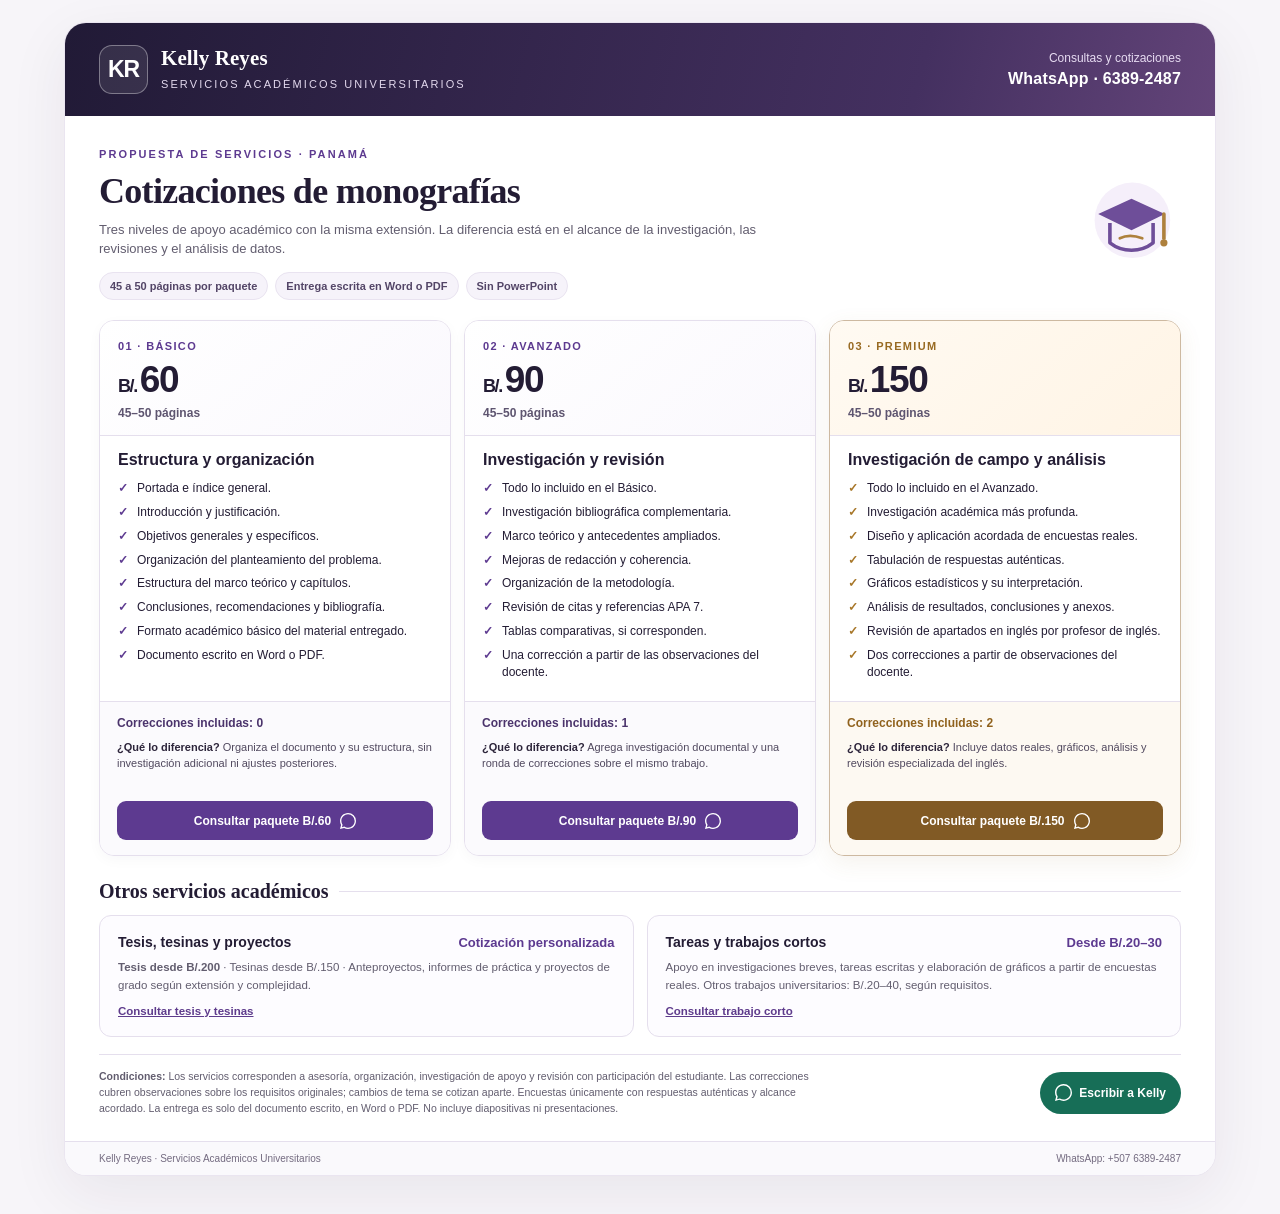
<file: cotizaciones-kelly/index.html>
<!doctype html>
<html lang="es">
<head>
  <meta charset="UTF-8" />
  <meta name="viewport" content="width=device-width, initial-scale=1" />
  <meta name="theme-color" content="#211a36" />
  <meta name="description" content="Cotización de servicios académicos universitarios de Kelly Reyes: monografías B/.60, B/.90 y B/.150, tesis, tesinas y trabajos cortos." />
  <title>Cotizaciones Académicas | Kelly Reyes</title>
  <style>
    :root { --ink:#231c34; --muted:#625d6f; --paper:#f7f5f9; --white:#fff; --violet:#5d3a90; --lav:#f0eafa; --line:#e5dfed; --gold:#a77628; --gold-pale:#fcf4e5; --green:#176e57; }
    * { box-sizing:border-box; }
    html { scroll-behavior:smooth; }
    body { margin:0; background:var(--paper); color:var(--ink); font:15px/1.5 'Segoe UI', Arial, sans-serif; }
    button,a { -webkit-tap-highlight-color:transparent; }
    .wrap { width:min(1152px, calc(100% - 36px)); margin:22px auto 38px; background:var(--white); box-shadow:0 18px 60px #241b3d12; border:1px solid #eae5f0; border-radius:22px; overflow:hidden; }
    .header { padding:22px 34px; color:white; background:linear-gradient(105deg,#211a36,#443060 74%,#634479); display:flex; align-items:center; justify-content:space-between; gap:22px; }
    .identity { display:flex; gap:13px; align-items:center; }
    .mark { width:49px; height:49px; display:grid; place-items:center; border:1px solid #ffffff5b; background:#ffffff17; border-radius:13px; color:#fff; font-weight:800; font-size:23px; letter-spacing:-1px; }
    .brand { font:700 21px/1.1 Georgia,'Times New Roman',serif; letter-spacing:.1px; }
    .descriptor { color:#e2d8ed; font-size:11px; text-transform:uppercase; letter-spacing:2.1px; margin-top:6px; }
    .head-contact { text-align:right; font-size:12px; color:#e7dcf2; }
    .head-contact strong { display:block; color:white; font-size:16px; letter-spacing:.2px; }
    .body { padding:30px 34px 25px; }
    .eyebrow { text-transform:uppercase; color:var(--violet); font-size:11px; font-weight:800; letter-spacing:2.1px; margin:0 0 8px; }
    .intro { display:flex; justify-content:space-between; align-items:center; gap:20px; margin-bottom:20px; }
    h1 { font:700 clamp(25px,3.4vw,36px)/1.14 Georgia,'Times New Roman',serif; letter-spacing:-.7px; margin:0 0 8px; }
    .sub { color:var(--muted); margin:0; max-width:700px; font-size:13px; }
    .academic-icon { width:99px; height:88px; flex:none; opacity:.96; }
    .tags { display:flex; flex-wrap:wrap; gap:7px; margin-top:13px; }
    .tag { background:#f6f3fa; border:1px solid #e9e3f0; border-radius:100px; padding:5px 10px; font-size:11px; color:#534567; font-weight:650; }
    .cards { display:grid; grid-template-columns:repeat(3,minmax(0,1fr)); gap:13px; }
    .card { border:1px solid var(--line); background:#fff; border-radius:15px; overflow:hidden; display:flex; flex-direction:column; box-shadow:0 4px 14px #211b3308; }
    .card.featured { border-color:#cdb9a1; box-shadow:0 7px 23px #94703817; }
    .cardtop { padding:17px 18px 13px; border-bottom:1px solid var(--line); background:linear-gradient(140deg,#fff,#faf8fd); }
    .featured .cardtop { background:linear-gradient(140deg,#fffaf2,#fff4e5); }
    .tier { text-transform:uppercase; letter-spacing:1.35px; font-weight:800; font-size:11px; color:var(--violet); }
    .featured .tier { color:#986a22; }
    .price { color:var(--ink); font-size:37px; font-weight:800; letter-spacing:-1.4px; line-height:1.12; margin:4px 0; }
    .price .currency { font-size:18px; font-weight:800; margin-right:3px; }
    .pagecount { color:#5e5570; font-size:12px; font-weight:700; }
    .cardbody { padding:14px 18px; flex:1; }
    .card h2 { margin:0 0 10px; font-size:16px; line-height:1.26; }
    ul { margin:0; padding:0; list-style:none; }
    .features li { padding-left:19px; position:relative; font-size:12px; line-height:1.4; margin:0 0 7px; }
    .features li:before { content:'✓'; position:absolute; left:0; top:0; font-weight:900; color:var(--violet); }
    .featured .features li:before { color:var(--gold); }
    .cardbottom { padding:12px 17px 15px; background:#fbfafd; border-top:1px solid var(--line); }
    .featured .cardbottom { background:#fdf9f2; }
    .revision { font-size:12px; font-weight:800; margin:0 0 8px; color:#4b346c; }
    .featured .revision { color:#90621d; }
    .difference { margin:0 0 13px; color:#51495f; font-size:11px; min-height:48px; line-height:1.45; }
    .difference strong { color:#2d253b; }
    .cta { display:flex; justify-content:center; align-items:center; gap:9px; text-align:center; width:100%; min-height:39px; border-radius:9px; padding:10px 8px; background:var(--violet); color:white; text-decoration:none; font-size:12px; font-weight:800; transition:filter .15s,transform .15s; }
    .featured .cta { background:#815a25; }
    .cta:hover { filter:brightness(1.12); transform:translateY(-1px); }
    .cta:focus-visible, .whatsapp:focus-visible { outline:3px solid #8bbfe8; outline-offset:3px; }
    .cta svg { width:16px; height:16px; flex:none; }
    .section-title { display:flex; gap:10px; align-items:center; margin:23px 0 11px; }
    .section-title h2 { font:700 20px/1.25 Georgia,'Times New Roman',serif; margin:0; }
    .section-title::after { content:''; height:1px; background:var(--line); flex:1; }
    .extras { display:grid; grid-template-columns:1fr 1fr; gap:13px; }
    .extra { border:1px solid var(--line); border-radius:12px; background:#fdfcff; padding:16px 18px; }
    .extra-head { display:flex; justify-content:space-between; align-items:baseline; gap:10px; }
    .extra h3 { font-size:14px; margin:0 0 6px; }
    .extra .from { font-weight:800; color:var(--violet); font-size:13px; white-space:nowrap; }
    .extra p { font-size:11.5px; line-height:1.5; color:var(--muted); margin:0; }
    .extra .line { margin-top:9px; font-size:11.5px; font-weight:650; color:var(--ink); }
    .extra .line b { color:#62438f; }
    .extra a { color:#5e3b8c; font-weight:800; }
    .foot { margin-top:17px; padding:14px 0 0; border-top:1px solid var(--line); display:flex; justify-content:space-between; align-items:center; gap:18px; }
    .conditions { font-size:10.5px; color:var(--muted); max-width:740px; line-height:1.5; }
    .whatsapp { border-radius:100px; background:var(--green); color:#fff; text-decoration:none; padding:12px 15px; display:inline-flex; gap:7px; align-items:center; font-weight:800; font-size:12px; white-space:nowrap; }
    .whatsapp svg { width:17px; height:17px; }
    .lastline { background:#faf9fc; border-top:1px solid var(--line); font-size:10px; color:#746b80; padding:9px 34px; display:flex; justify-content:space-between; gap:12px; }
    @media(max-width:760px){ .wrap{width:100%;margin:0;border-radius:0;border:none;} .header{padding:18px 20px;} .brand{font-size:19px;} .head-contact{font-size:11px;} .head-contact strong{font-size:13px;} .body{padding:26px 18px 22px;} .academic-icon{width:62px;height:65px;} .cards{grid-template-columns:1fr;gap:15px;} .cardtop{display:flex;justify-content:space-between;align-items:center;gap:10px;} .cardtop>.number{flex:none;text-align:right;} .price{font-size:32px;} .cardbody{padding-bottom:8px;} .features{columns:2;column-gap:19px;} .features li{break-inside:avoid;} .difference{min-height:0;} .extras{grid-template-columns:1fr;} .foot{align-items:stretch;flex-direction:column;} .whatsapp{justify-content:center;} .lastline{padding:10px 18px;} }
    @media(max-width:410px){ .header{padding:14px 14px;} .identity{gap:8px;} .mark{width:39px;height:39px;font-size:19px;} .brand{font-size:17px;} .descriptor{font-size:8px;letter-spacing:1.1px;} .academic-icon{display:none;} .features{columns:1;} .head-contact{font-size:10px;} .head-contact strong{font-size:12px;} }
    @media print{ @page{size:A4 landscape;margin:7mm;} body{background:white;font-size:11px;-webkit-print-color-adjust:exact;print-color-adjust:exact;} .wrap{margin:0;width:100%;max-width:none;border:0;box-shadow:none;border-radius:0;} .header{padding:10px 15px;} .mark{width:32px;height:32px;font-size:16px;} .brand{font-size:15px;} .descriptor{font-size:8px;margin-top:2px;} .head-contact{font-size:9px;} .head-contact strong{font-size:11px;} .body{padding:12px 14px 8px;} h1{font-size:23px;margin-bottom:4px;} .intro{margin-bottom:9px;} .eyebrow{font-size:9px;margin-bottom:2px;} .sub{font-size:10px;} .academic-icon{width:66px;height:54px;} .tags{margin-top:7px;gap:4px;} .tag{padding:2px 7px;font-size:9px;} .cards{gap:8px;} .cardtop{padding:9px 12px 7px;} .tier{font-size:9px;} .price{font-size:27px;margin:2px 0;} .price .currency{font-size:14px;} .pagecount{font-size:10px;} .cardbody{padding:8px 12px 5px;} .card h2{font-size:12px;margin-bottom:6px;} .features li{font-size:9.5px;line-height:1.22;margin:0 0 4px;padding-left:14px;} .cardbottom{padding:7px 12px 9px;} .revision{font-size:10px;margin-bottom:4px;} .difference{font-size:9px;min-height:31px;line-height:1.3;margin-bottom:6px;} .cta{padding:5px 6px;min-height:27px;font-size:9.5px;} .cta svg{width:12px;height:12px;} .section-title{margin:11px 0 6px;} .section-title h2{font-size:14px;} .extras{gap:8px;} .extra{padding:9px 12px;} .extra h3{font-size:11px;margin:0 0 2px;} .extra .from{font-size:10px;} .extra p{font-size:9.2px;line-height:1.32;} .extra .line{margin-top:4px;font-size:9.2px;} .foot{margin-top:8px;padding-top:7px;} .conditions{font-size:8px;line-height:1.3;} .whatsapp{font-size:9px;padding:7px 10px;} .whatsapp svg{width:12px;height:12px;} .lastline{padding:5px 14px;font-size:8px;} .card,.extra{break-inside:avoid;} }
  </style>
</head>
<body>
  <main class="wrap">
    <header class="header">
      <div class="identity"><div class="mark" aria-hidden="true">KR</div><div><div class="brand">Kelly Reyes</div><div class="descriptor">Servicios académicos universitarios</div></div></div>
      <div class="head-contact">Consultas y cotizaciones<strong>WhatsApp · 6389-2487</strong></div>
    </header>
    <div class="body">
      <section aria-labelledby="cotizaciones">
        <div class="intro">
          <div>
            <p class="eyebrow">Propuesta de servicios · Panamá</p>
            <h1 id="cotizaciones">Cotizaciones de monografías</h1>
            <p class="sub">Tres niveles de apoyo académico con la misma extensión. La diferencia está en el alcance de la investigación, las revisiones y el análisis de datos.</p>
            <div class="tags"><span class="tag">45 a 50 páginas por paquete</span><span class="tag">Entrega escrita en Word o PDF</span><span class="tag">Sin PowerPoint</span></div>
          </div>
          <svg class="academic-icon" viewBox="0 0 110 96" fill="none" aria-hidden="true"><circle cx="56" cy="45" r="42" fill="#F5EFFA"/><path d="M18 38 55 21l37 17-37 18-37-18Z" fill="#694795"/><path d="M31 48v22c14 11 34 11 48 0V48" stroke="#694795" stroke-width="4" stroke-linejoin="round"/><path d="M91 38v27" stroke="#AB7C36" stroke-width="4" stroke-linecap="round"/><circle cx="91" cy="70" r="4" fill="#AB7C36"/><path d="M42 65c8-4 17-3 25 0" stroke="#AB7C36" stroke-width="3" stroke-linecap="round"/></svg>
        </div>
        <div class="cards">
          <article class="card">
            <div class="cardtop"><div><div class="tier">01 · Básico</div><div class="number"><div class="price"><span class="currency">B/.</span>60</div><div class="pagecount">45–50 páginas</div></div></div></div>
            <div class="cardbody"><h2>Estructura y organización</h2>
              <ul class="features">
                <li>Portada e índice general.</li>
                <li>Introducción y justificación.</li>
                <li>Objetivos generales y específicos.</li>
                <li>Organización del planteamiento del problema.</li>
                <li>Estructura del marco teórico y capítulos.</li>
                <li>Conclusiones, recomendaciones y bibliografía.</li>
                <li>Formato académico básico del material entregado.</li>
                <li>Documento escrito en Word o PDF.</li>
              </ul>
            </div>
            <div class="cardbottom">
              <p class="revision">Correcciones incluidas: 0</p>
              <p class="difference"><strong>¿Qué lo diferencia?</strong> Organiza el documento y su estructura, sin investigación adicional ni ajustes posteriores.</p>
              <a class="cta" target="_blank" rel="noopener noreferrer" href="https://wa.me/50763892487?text=Hola%2C%20Kelly.%20Quiero%20consultar%20el%20paquete%20B%C3%A1sico%20de%20monograf%C3%ADa%20de%20B%2F.60%20%2845%20a%2050%20p%C3%A1ginas%29.">
                Consultar paquete B/.60 <svg viewBox="0 0 24 24" fill="currentColor" aria-hidden="true"><path d="M20.5 3.5A11.94 11.94 0 0 0 12.02 0C5.4 0 .02 5.38.02 12c0 2.12.55 4.2 1.59 6.04L0 24l6.1-1.6A11.92 11.92 0 0 0 12 24h.01C18.63 24 24 18.62 24 12a11.95 11.95 0 0 0-3.5-8.5ZM12 21.98a9.9 9.9 0 0 1-5.04-1.38l-.36-.21-3.73.98.99-3.63-.24-.37A9.94 9.94 0 0 1 2.03 12c0-5.5 4.48-9.98 9.99-9.98a9.9 9.9 0 0 1 7.06 2.93A9.91 9.91 0 0 1 22 12c0 5.5-4.48 9.98-10 9.98Z"/></svg>
              </a>
            </div>
          </article>
          <article class="card">
            <div class="cardtop"><div><div class="tier">02 · Avanzado</div><div class="number"><div class="price"><span class="currency">B/.</span>90</div><div class="pagecount">45–50 páginas</div></div></div></div>
            <div class="cardbody"><h2>Investigación y revisión</h2>
              <ul class="features">
                <li>Todo lo incluido en el Básico.</li>
                <li>Investigación bibliográfica complementaria.</li>
                <li>Marco teórico y antecedentes ampliados.</li>
                <li>Mejoras de redacción y coherencia.</li>
                <li>Organización de la metodología.</li>
                <li>Revisión de citas y referencias APA 7.</li>
                <li>Tablas comparativas, si corresponden.</li>
                <li>Una corrección a partir de las observaciones del docente.</li>
              </ul>
            </div>
            <div class="cardbottom">
              <p class="revision">Correcciones incluidas: 1</p>
              <p class="difference"><strong>¿Qué lo diferencia?</strong> Agrega investigación documental y una ronda de correcciones sobre el mismo trabajo.</p>
              <a class="cta" target="_blank" rel="noopener noreferrer" href="https://wa.me/50763892487?text=Hola%2C%20Kelly.%20Quiero%20consultar%20el%20paquete%20Avanzado%20de%20monograf%C3%ADa%20de%20B%2F.90%20%2845%20a%2050%20p%C3%A1ginas%29.">Consultar paquete B/.90 <svg viewBox="0 0 24 24" fill="currentColor" aria-hidden="true"><path d="M20.5 3.5A11.94 11.94 0 0 0 12.02 0C5.4 0 .02 5.38.02 12c0 2.12.55 4.2 1.59 6.04L0 24l6.1-1.6A11.92 11.92 0 0 0 12 24h.01C18.63 24 24 18.62 24 12a11.95 11.95 0 0 0-3.5-8.5ZM12 21.98a9.9 9.9 0 0 1-5.04-1.38l-.36-.21-3.73.98.99-3.63-.24-.37A9.94 9.94 0 0 1 2.03 12c0-5.5 4.48-9.98 9.99-9.98a9.9 9.9 0 0 1 7.06 2.93A9.91 9.91 0 0 1 22 12c0 5.5-4.48 9.98-10 9.98Z"/></svg></a>
            </div>
          </article>
          <article class="card featured">
            <div class="cardtop"><div><div class="tier">03 · Premium</div><div class="number"><div class="price"><span class="currency">B/.</span>150</div><div class="pagecount">45–50 páginas</div></div></div></div>
            <div class="cardbody"><h2>Investigación de campo y análisis</h2>
              <ul class="features">
                <li>Todo lo incluido en el Avanzado.</li>
                <li>Investigación académica más profunda.</li>
                <li>Diseño y aplicación acordada de encuestas reales.</li>
                <li>Tabulación de respuestas auténticas.</li>
                <li>Gráficos estadísticos y su interpretación.</li>
                <li>Análisis de resultados, conclusiones y anexos.</li>
                <li>Revisión de apartados en inglés por profesor de inglés.</li>
                <li>Dos correcciones a partir de observaciones del docente.</li>
              </ul>
            </div>
            <div class="cardbottom">
              <p class="revision">Correcciones incluidas: 2</p>
              <p class="difference"><strong>¿Qué lo diferencia?</strong> Incluye datos reales, gráficos, análisis y revisión especializada del inglés.</p>
              <a class="cta" target="_blank" rel="noopener noreferrer" href="https://wa.me/50763892487?text=Hola%2C%20Kelly.%20Quiero%20consultar%20el%20paquete%20Premium%20de%20monograf%C3%ADa%20de%20B%2F.150%20%2845%20a%2050%20p%C3%A1ginas%29.">Consultar paquete B/.150 <svg viewBox="0 0 24 24" fill="currentColor" aria-hidden="true"><path d="M20.5 3.5A11.94 11.94 0 0 0 12.02 0C5.4 0 .02 5.38.02 12c0 2.12.55 4.2 1.59 6.04L0 24l6.1-1.6A11.92 11.92 0 0 0 12 24h.01C18.63 24 24 18.62 24 12a11.95 11.95 0 0 0-3.5-8.5ZM12 21.98a9.9 9.9 0 0 1-5.04-1.38l-.36-.21-3.73.98.99-3.63-.24-.37A9.94 9.94 0 0 1 2.03 12c0-5.5 4.48-9.98 9.99-9.98a9.9 9.9 0 0 1 7.06 2.93A9.91 9.91 0 0 1 22 12c0 5.5-4.48 9.98-10 9.98Z"/></svg></a>
            </div>
          </article>
        </div>
      </section>
      <section aria-labelledby="otros-servicios">
        <div class="section-title"><h2 id="otros-servicios">Otros servicios académicos</h2></div>
        <div class="extras">
          <div class="extra">
            <div class="extra-head"><h3>Tesis, tesinas y proyectos</h3><span class="from">Cotización personalizada</span></div>
            <p><strong>Tesis desde B/.200</strong> · Tesinas desde B/.150 · Anteproyectos, informes de práctica y proyectos de grado según extensión y complejidad.</p>
            <p class="line"><a target="_blank" rel="noopener noreferrer" href="https://wa.me/50763892487?text=Hola%2C%20Kelly.%20Quiero%20cotizar%20una%20tesis%2C%20tesina%20o%20proyecto%20universitario.">Consultar tesis y tesinas</a></p>
          </div>
          <div class="extra">
            <div class="extra-head"><h3>Tareas y trabajos cortos</h3><span class="from">Desde B/.20–30</span></div>
            <p>Apoyo en investigaciones breves, tareas escritas y elaboración de gráficos a partir de encuestas reales. Otros trabajos universitarios: B/.20–40, según requisitos.</p>
            <p class="line"><a target="_blank" rel="noopener noreferrer" href="https://wa.me/50763892487?text=Hola%2C%20Kelly.%20Quiero%20cotizar%20una%20tarea%2C%20investigaci%C3%B3n%20corta%20o%20gr%C3%A1ficas%20de%20encuestas.">Consultar trabajo corto</a></p>
          </div>
        </div>
      </section>
      <footer class="foot">
        <div class="conditions"><strong>Condiciones:</strong> Los servicios corresponden a asesoría, organización, investigación de apoyo y revisión con participación del estudiante. Las correcciones cubren observaciones sobre los requisitos originales; cambios de tema se cotizan aparte. Encuestas únicamente con respuestas auténticas y alcance acordado. La entrega es solo del documento escrito, en Word o PDF. No incluye diapositivas ni presentaciones.</div>
        <a class="whatsapp" target="_blank" rel="noopener noreferrer" href="https://wa.me/50763892487?text=Hola%2C%20Kelly.%20Quiero%20solicitar%20una%20cotizaci%C3%B3n%20de%20servicios%20acad%C3%A9micos."><svg viewBox="0 0 24 24" fill="currentColor" aria-hidden="true"><path d="M20.5 3.5A11.94 11.94 0 0 0 12.02 0C5.4 0 .02 5.38.02 12c0 2.12.55 4.2 1.59 6.04L0 24l6.1-1.6A11.92 11.92 0 0 0 12 24h.01C18.63 24 24 18.62 24 12a11.95 11.95 0 0 0-3.5-8.5ZM12 21.98a9.9 9.9 0 0 1-5.04-1.38l-.36-.21-3.73.98.99-3.63-.24-.37A9.94 9.94 0 0 1 2.03 12c0-5.5 4.48-9.98 9.99-9.98a9.9 9.9 0 0 1 7.06 2.93A9.91 9.91 0 0 1 22 12c0 5.5-4.48 9.98-10 9.98Z"/></svg> Escribir a Kelly</a>
      </footer>
    </div>
    <div class="lastline"><span>Kelly Reyes · Servicios Académicos Universitarios</span><span>WhatsApp: +507 6389-2487</span></div>
  </main>
</body>
</html>
</file>
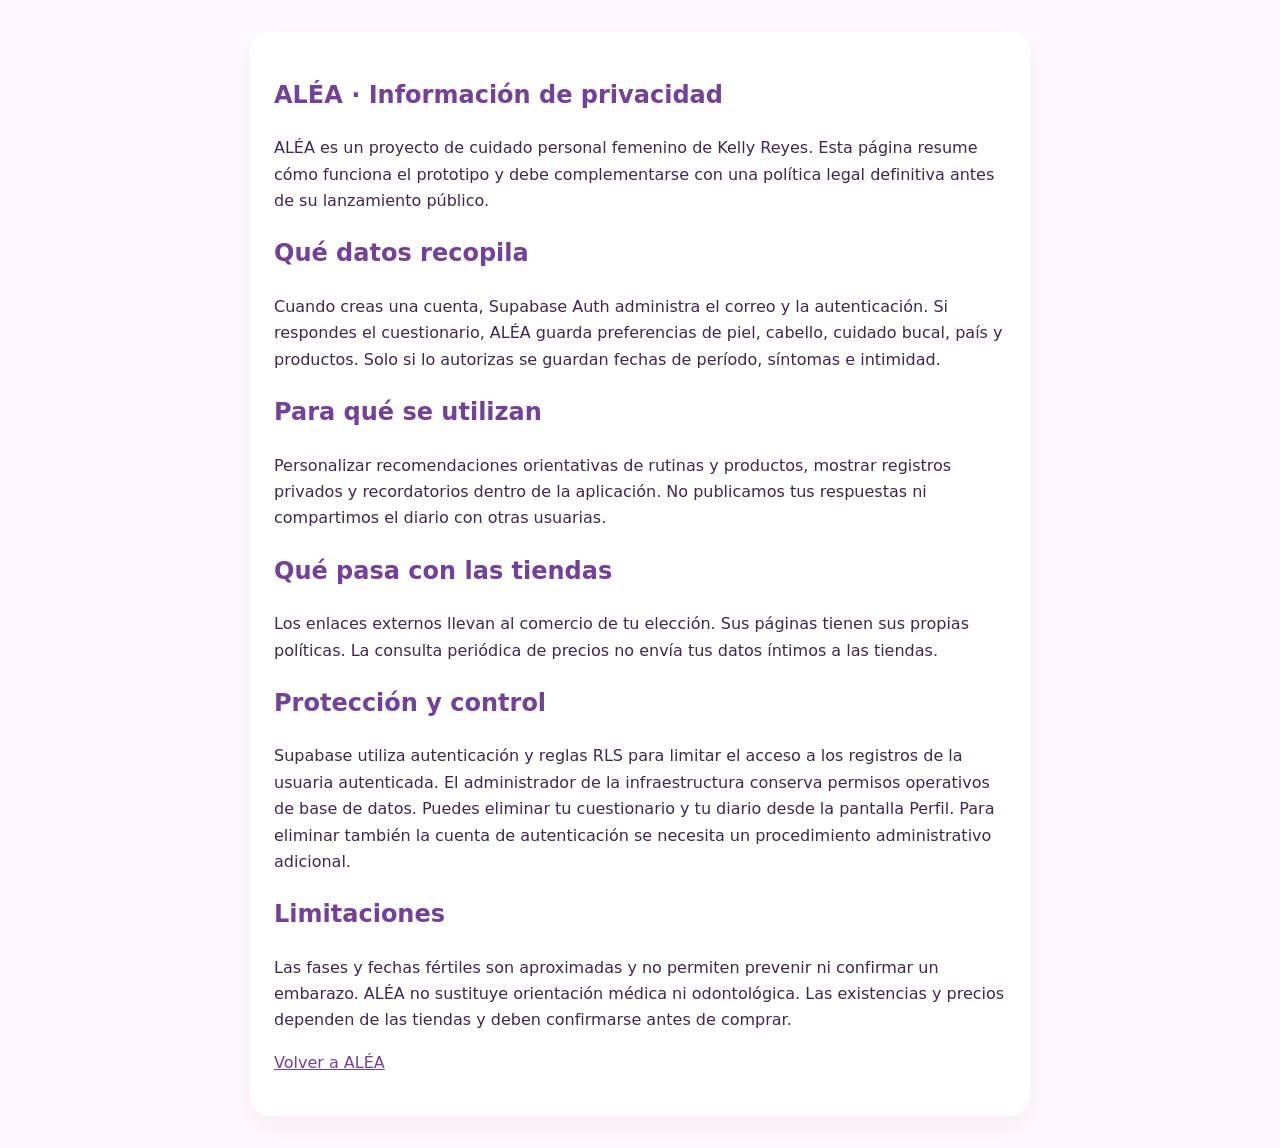
<file: privacidad.html>
<!doctype html><html lang="es"><head><meta charset="utf-8"><meta name="viewport" content="width=device-width,initial-scale=1"><title>Privacidad · ALÉA</title><style>body{font-family:system-ui;background:#fff8fc;color:#3e284b;margin:auto;padding:32px 20px;max-width:780px;line-height:1.65}h1,h2{color:#72419b}a{color:#72419b}article{background:white;border-radius:20px;padding:24px;box-shadow:0 10px 28px #5225670d}</style></head><body><article><h1>ALÉA · Información de privacidad</h1><p>ALÉA es un proyecto de cuidado personal femenino de Kelly Reyes. Esta página resume cómo funciona el prototipo y debe complementarse con una política legal definitiva antes de su lanzamiento público.</p><h2>Qué datos recopila</h2><p>Cuando creas una cuenta, Supabase Auth administra el correo y la autenticación. Si respondes el cuestionario, ALÉA guarda preferencias de piel, cabello, cuidado bucal, país y productos. Solo si lo autorizas se guardan fechas de período, síntomas e intimidad.</p><h2>Para qué se utilizan</h2><p>Personalizar recomendaciones orientativas de rutinas y productos, mostrar registros privados y recordatorios dentro de la aplicación. No publicamos tus respuestas ni compartimos el diario con otras usuarias.</p><h2>Qué pasa con las tiendas</h2><p>Los enlaces externos llevan al comercio de tu elección. Sus páginas tienen sus propias políticas. La consulta periódica de precios no envía tus datos íntimos a las tiendas.</p><h2>Protección y control</h2><p>Supabase utiliza autenticación y reglas RLS para limitar el acceso a los registros de la usuaria autenticada. El administrador de la infraestructura conserva permisos operativos de base de datos. Puedes eliminar tu cuestionario y tu diario desde la pantalla Perfil. Para eliminar también la cuenta de autenticación se necesita un procedimiento administrativo adicional.</p><h2>Limitaciones</h2><p>Las fases y fechas fértiles son aproximadas y no permiten prevenir ni confirmar un embarazo. ALÉA no sustituye orientación médica ni odontológica. Las existencias y precios dependen de las tiendas y deben confirmarse antes de comprar.</p><p><a href="./care.html">Volver a ALÉA</a></p></article></body></html>
</file>
